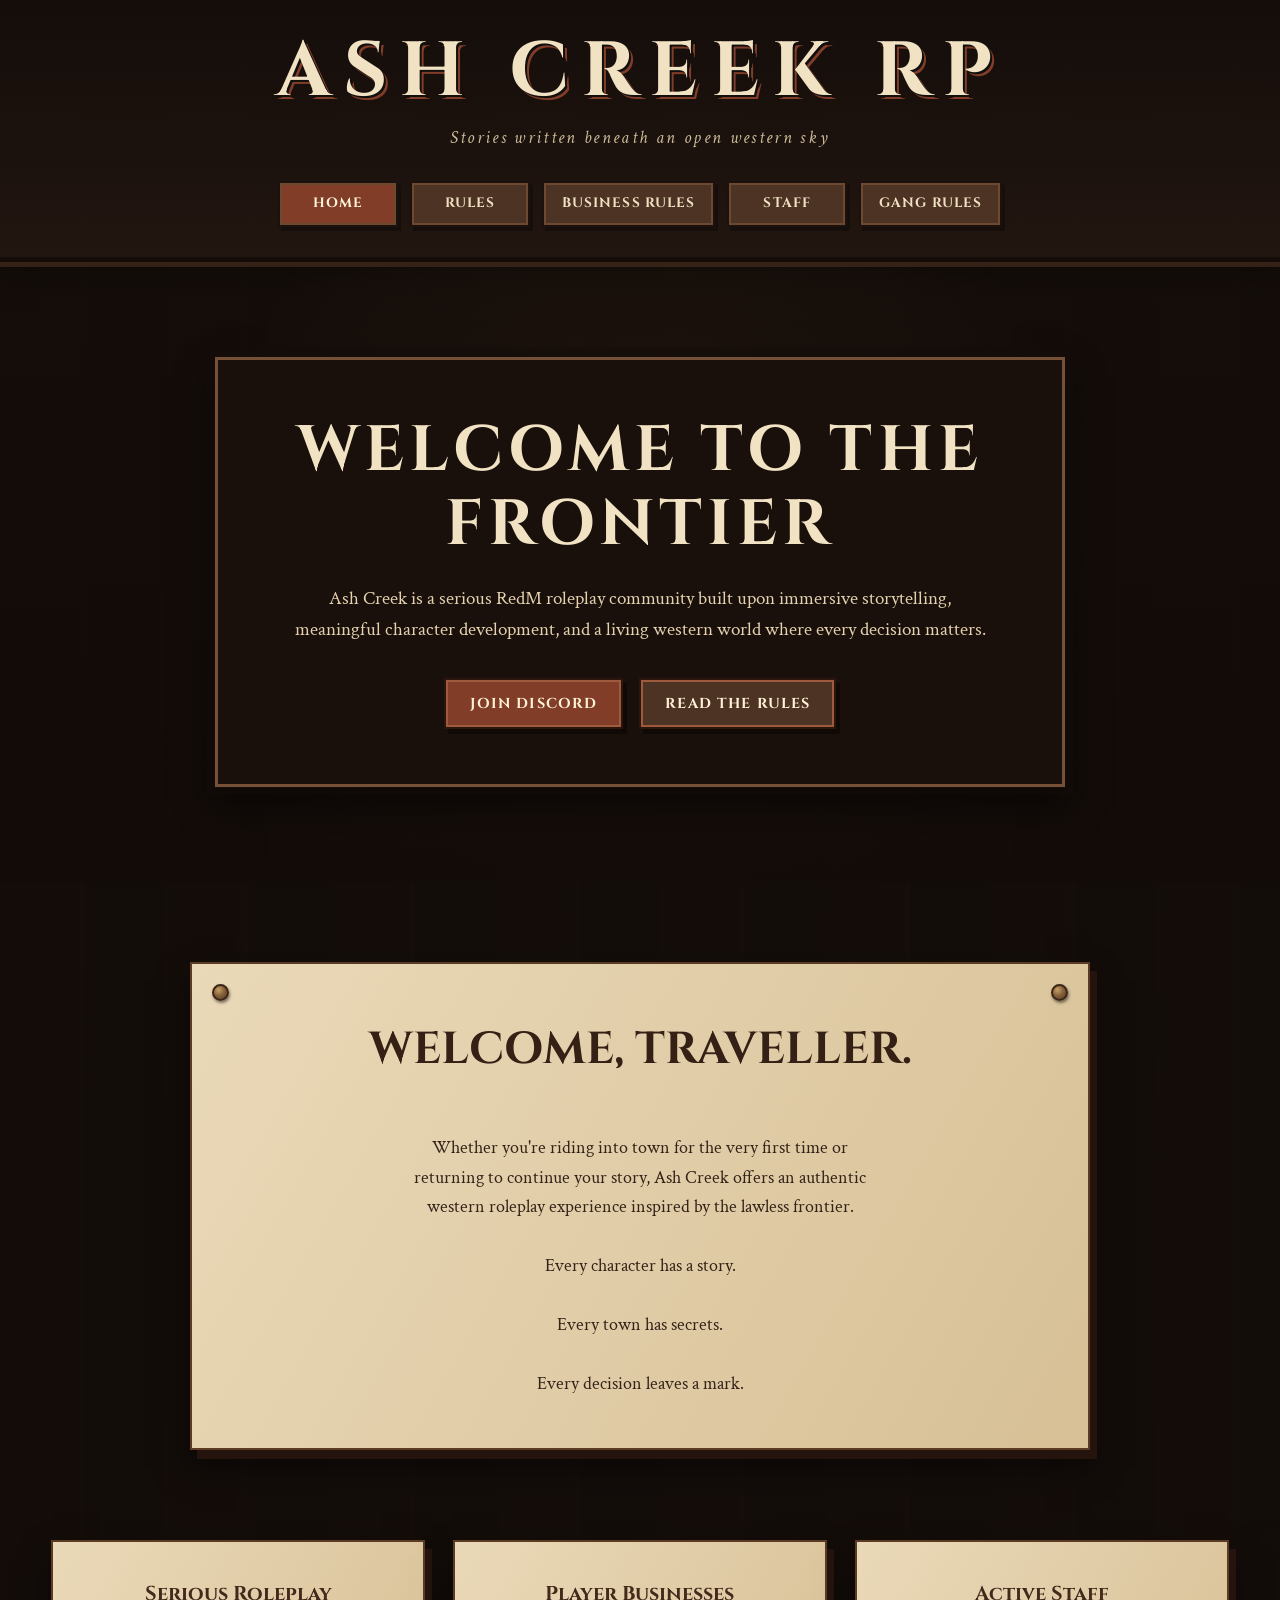
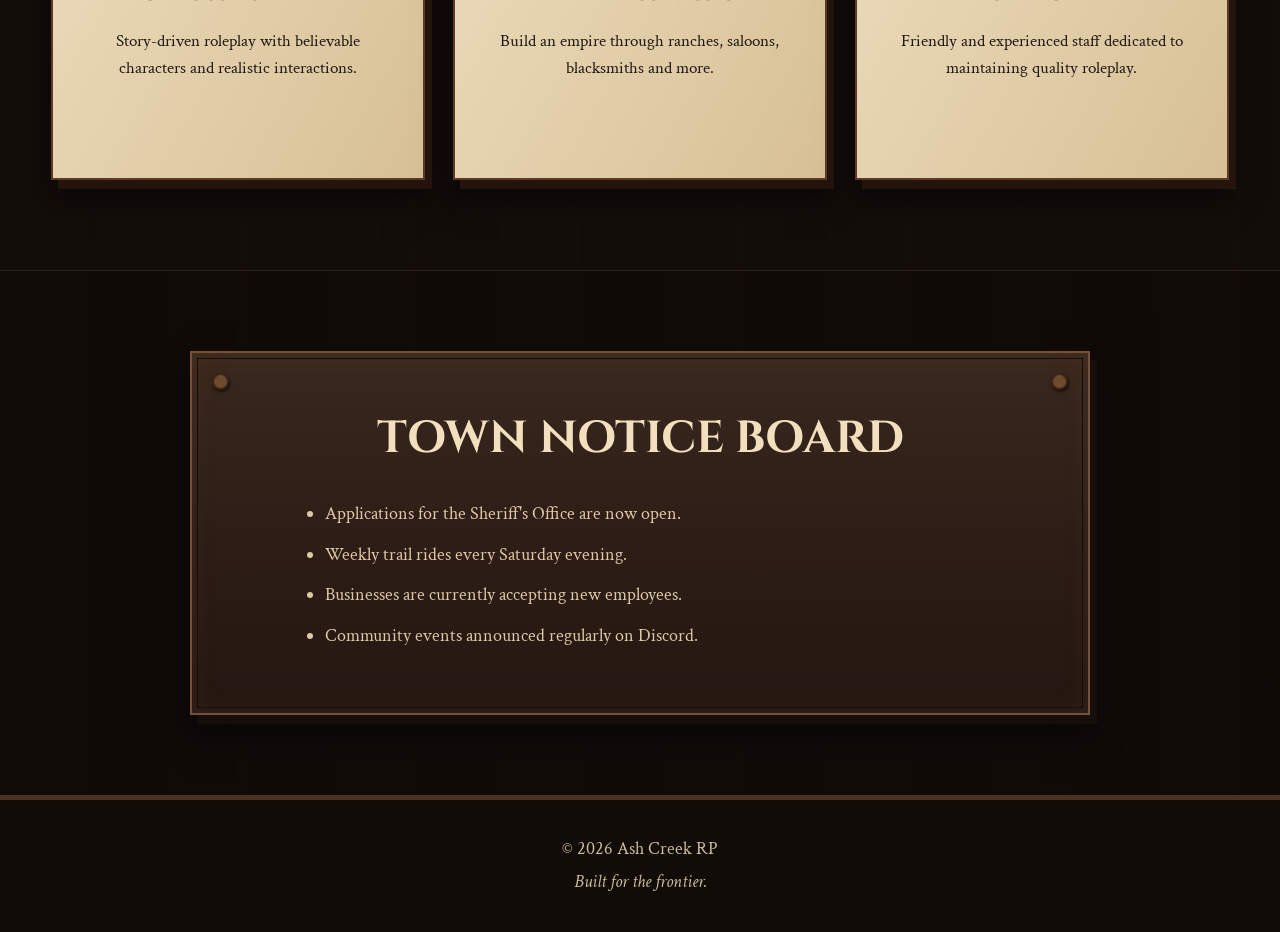
<file: index.html>
<!DOCTYPE html>
<html lang="en">
<head>
    <meta charset="UTF-8">
    <meta name="viewport" content="width=device-width, initial-scale=1.0">
    <title>Ash Creek RP | Home</title>

    <!-- Google Fonts -->
    <link href="https://fonts.googleapis.com/css2?family=Cinzel:wght@500;600;700&family=Crimson+Text:ital,wght@0,400;0,600;1,400&display=swap"
        rel="stylesheet">

    <!-- Stylesheet -->
    <link rel="stylesheet" href="style.css">
</head>

<body>

<header>
        <div class="logo">
            <h1>Ash Creek RP</h1>
            <p>Stories written beneath an open western sky</p>
        </div>

        <nav aria-label="Main navigation">
            <a href="index.html"class="active">Home</a>
            <a href="rules.html">Rules</a>
            <a href="business-rules.html">Business Rules</a>
            <a href="staff.html">Staff</a>
            <a href="gang-rules.html">Gang Rules</a>
        </nav>
    </header>

<section class="hero">

    <div class="hero-overlay">

        <h2>WELCOME TO THE FRONTIER</h2>

        <p>
            Ash Creek is a serious RedM roleplay community built upon
            immersive storytelling, meaningful character development,
            and a living western world where every decision matters.
        </p>

        <div class="buttons">

            <a href="https://discord.gg/M7TpqGTRdB" class="btn">Join Discord</a>

            <a href="rules.html" class="btn secondary">
                Read The Rules
            </a>

        </div>

    </div>

</section>

<section class="welcome">

    <div class="paper">

        <h2>Welcome, Traveller.</h2>

        <p>
            Whether you're riding into town for the very first time or
            returning to continue your story, Ash Creek offers an authentic
            western roleplay experience inspired by the lawless frontier.

            Every character has a story.

            Every town has secrets.

            Every decision leaves a mark.
        </p>

    </div>

</section>

<section class="features">

    <div class="card">

        <h3>Serious Roleplay</h3>

        <p>
            Story-driven roleplay with believable characters and realistic
            interactions.
        </p>

    </div>

    <div class="card">

        <h3>Player Businesses</h3>

        <p>
            Build an empire through ranches, saloons, blacksmiths and more.
        </p>

    </div>

    <div class="card">

        <h3>Active Staff</h3>

        <p>
            Friendly and experienced staff dedicated to maintaining quality
            roleplay.
        </p>

    </div>

</section>

<section class="notice">

    <div class="paper">

        <h2>Town Notice Board</h2>

        <ul>

            <li>Applications for the Sheriff's Office are now open.</li>

            <li>Weekly trail rides every Saturday evening.</li>

            <li>Businesses are currently accepting new employees.</li>

            <li>Community events announced regularly on Discord.</li>

        </ul>

    </div>

</section>

<footer>

    <p>
        © 2026 Ash Creek RP
    </p>

    <p>
        Built for the frontier.
    </p>

</footer>

</body>
</html>
</file>
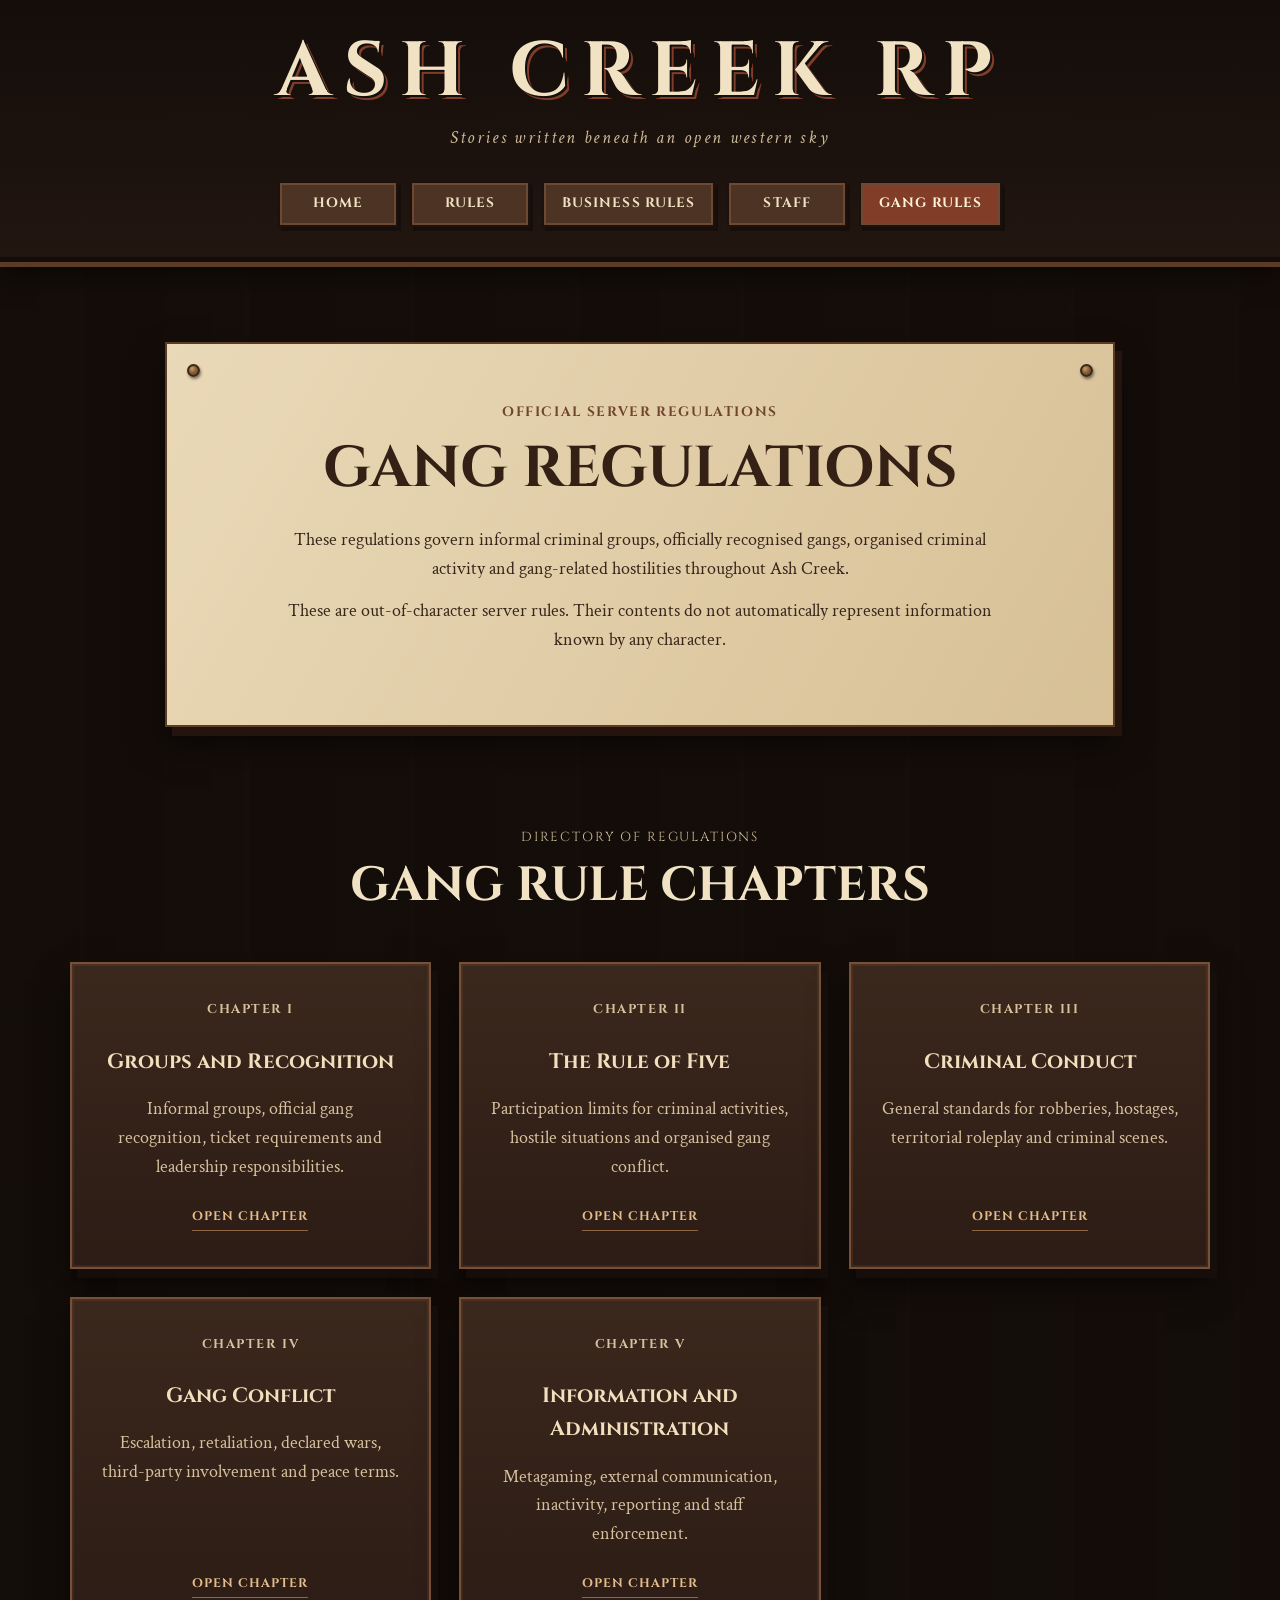
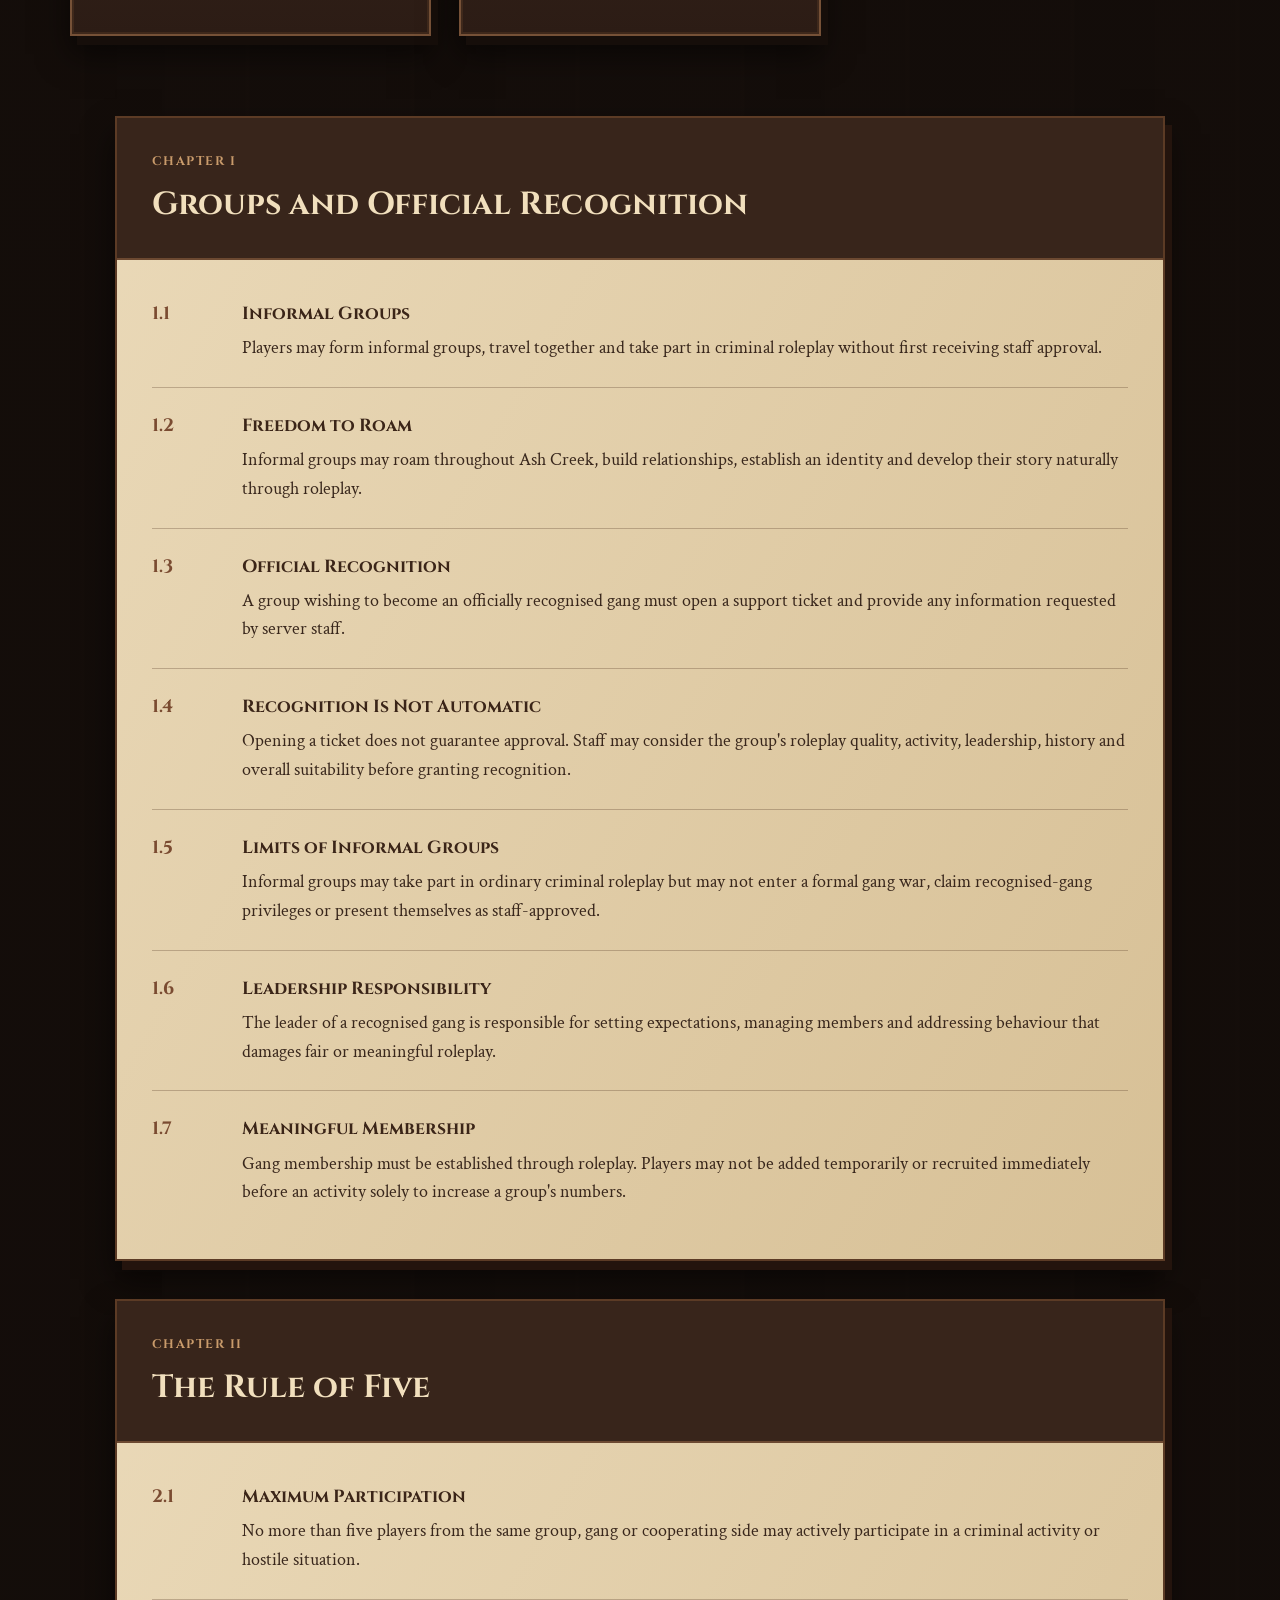
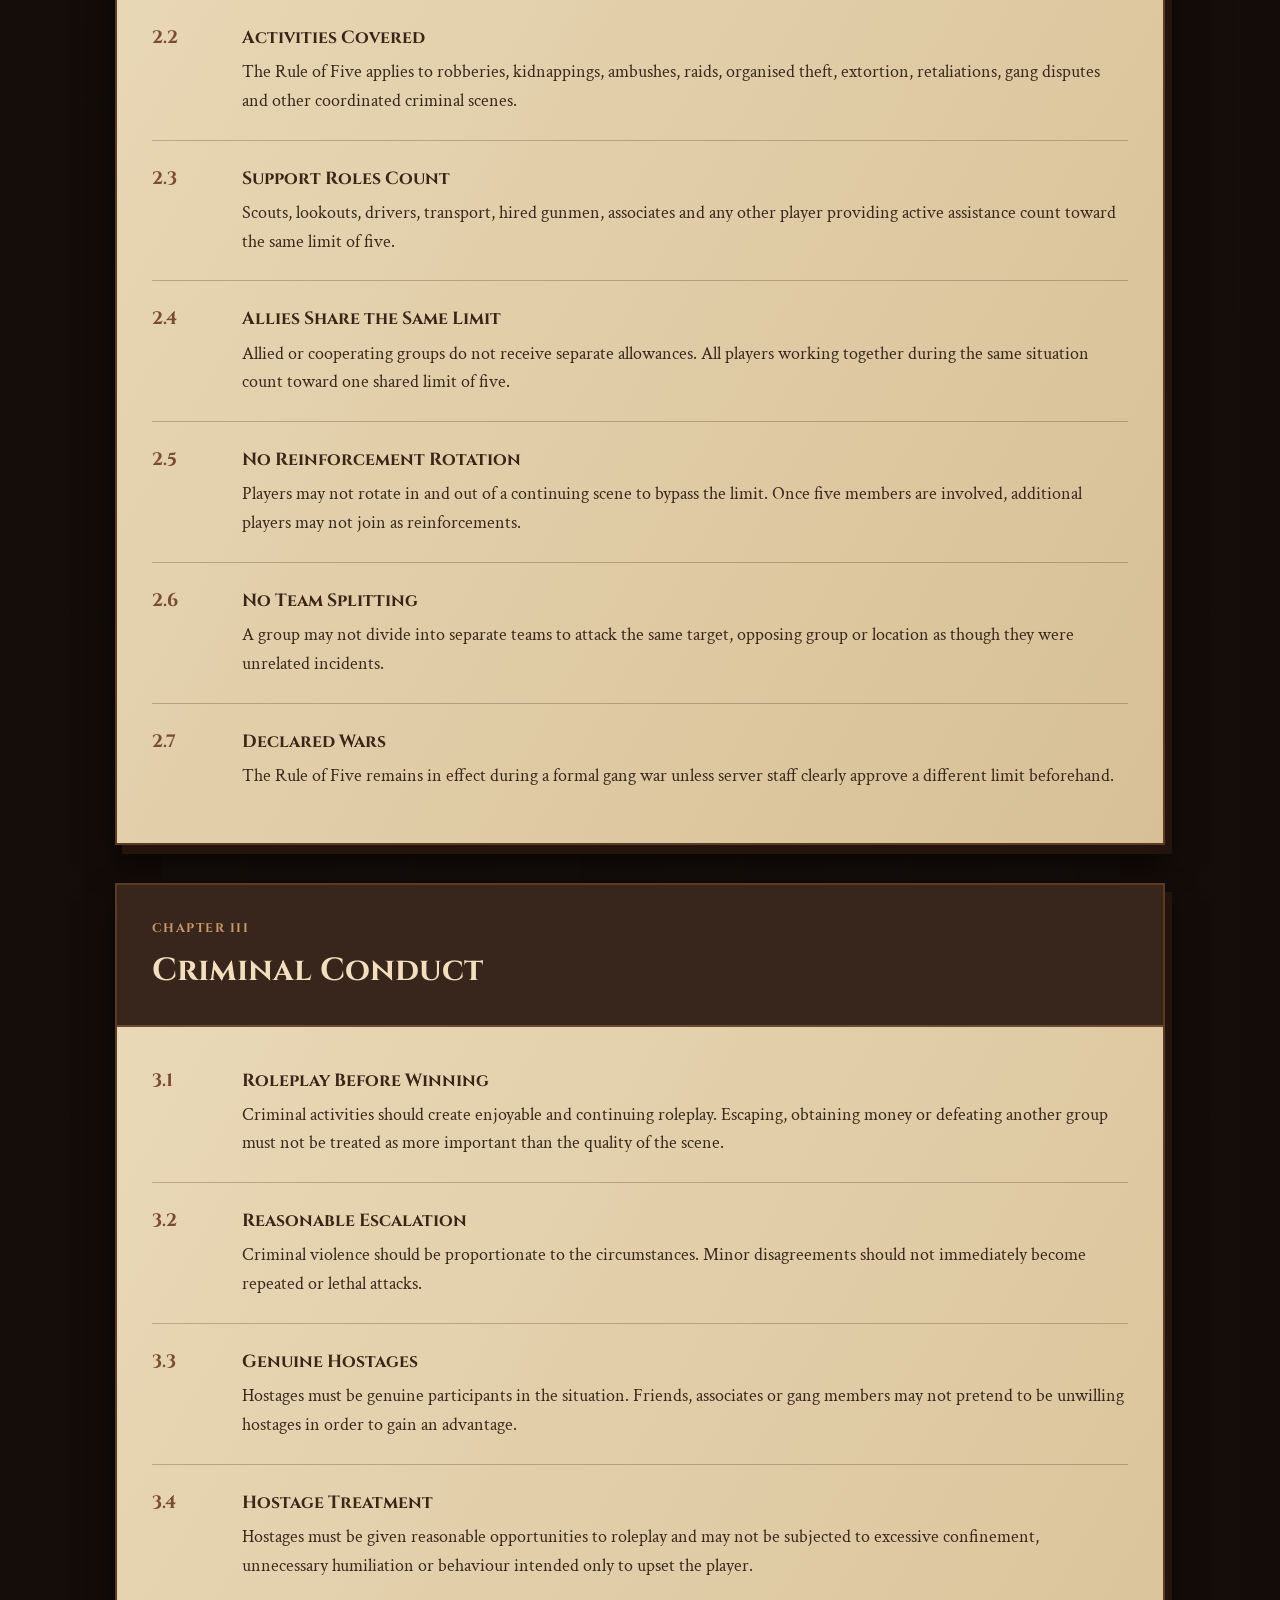
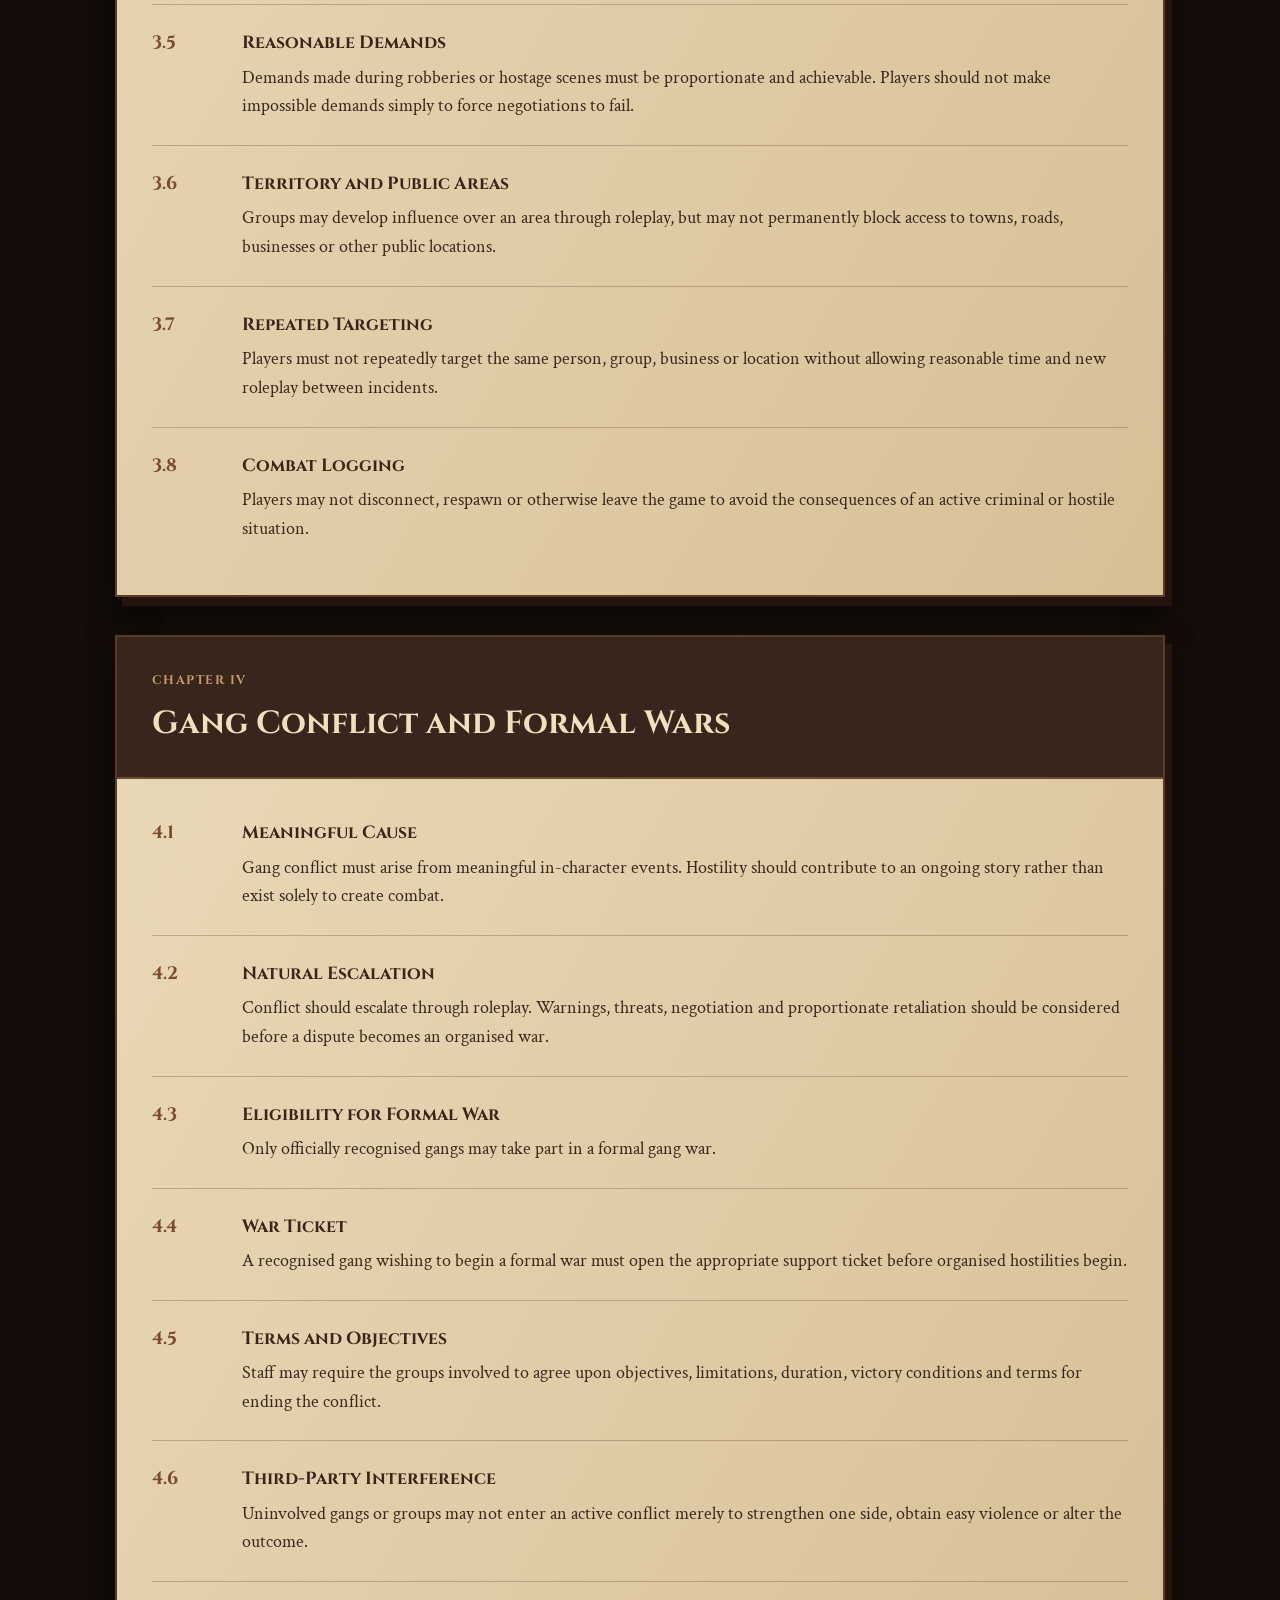
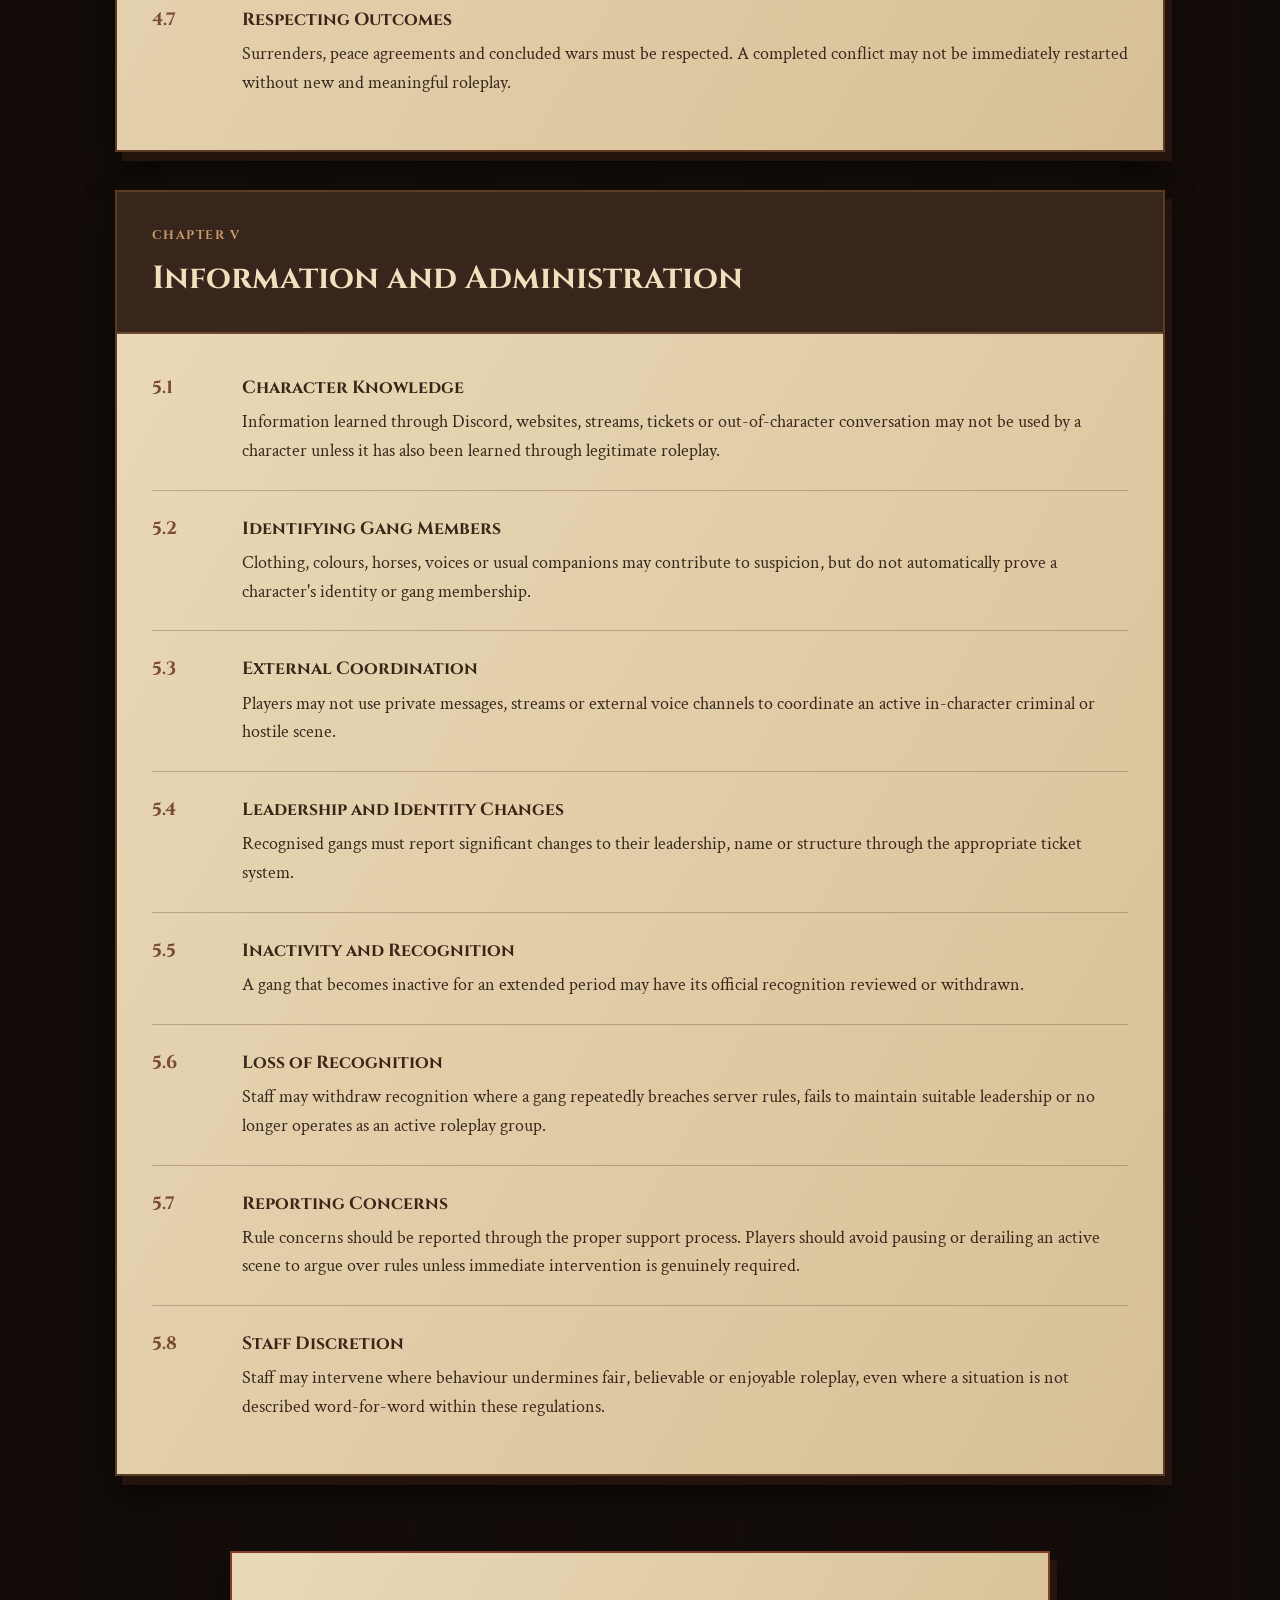
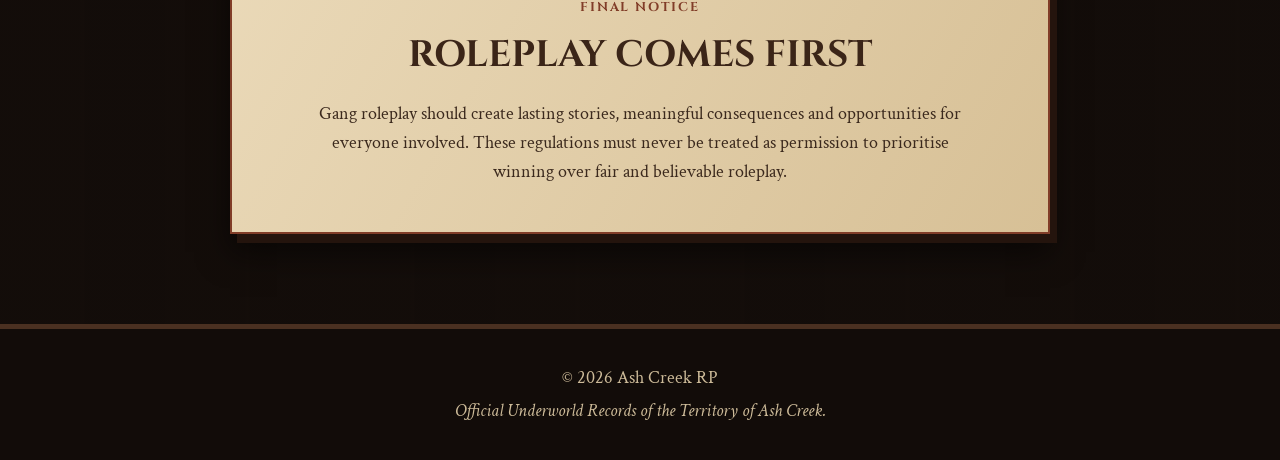
<file: gang-rules.html>
<!DOCTYPE html>
<html lang="en">
<head>
    <meta charset="UTF-8">

    <meta
        name="viewport"
        content="width=device-width, initial-scale=1.0"
    >

    <meta
        name="description"
        content="Official gang regulations for Ash Creek RP."
    >

    <title>Ash Creek RP | Gang Regulations</title>

    <!-- Google Fonts -->
    <link
        href="https://fonts.googleapis.com/css2?family=Cinzel:wght@500;600;700&family=Crimson+Text:ital,wght@0,400;0,600;1,400&display=swap"
        rel="stylesheet"
    >

    <!-- Stylesheet -->
    <link rel="stylesheet" href="style.css">
</head>

<body>

<header>
        <div class="logo">
            <h1>Ash Creek RP</h1>
            <p>Stories written beneath an open western sky</p>
        </div>

        <nav aria-label="Main navigation">
            <a href="index.html">Home</a>
            <a href="rules.html">Rules</a>
            <a href="business-rules.html">Business Rules</a>
            <a href="staff.html">Staff</a>
            <a href="gang-rules.html" class="active">Gang Rules</a>
        </nav>
    </header>
<main class="rules-page">

    <!-- Page introduction -->

    <section class="rules-intro">

        <div class="rules-title-paper">

            <span class="paper-pin paper-pin-left"></span>
            <span class="paper-pin paper-pin-right"></span>

            <p class="rules-eyebrow">
                Official Server Regulations
            </p>

            <h2>Gang Regulations</h2>

            <p>
                These regulations govern informal criminal groups,
                officially recognised gangs, organised criminal activity
                and gang-related hostilities throughout Ash Creek.
            </p>

            <p>
                These are out-of-character server rules. Their contents
                do not automatically represent information known by
                any character.
            </p>

        </div>

    </section>

    <!-- Chapter directory -->

    <section class="rules-directory">

        <div class="section-heading">

            <p>Directory of Regulations</p>

            <h2>Gang Rule Chapters</h2>

        </div>

        <div class="rules-grid">

            <article class="rule-board">

                <p class="rule-number">Chapter I</p>

                <h3>Groups and Recognition</h3>

                <p>
                    Informal groups, official gang recognition,
                    ticket requirements and leadership responsibilities.
                </p>

                <a href="#recognition" class="rule-link">
                    Open Chapter
                </a>

            </article>

            <article class="rule-board">

                <p class="rule-number">Chapter II</p>

                <h3>The Rule of Five</h3>

                <p>
                    Participation limits for criminal activities,
                    hostile situations and organised gang conflict.
                </p>

                <a href="#rule-of-five" class="rule-link">
                    Open Chapter
                </a>

            </article>

            <article class="rule-board">

                <p class="rule-number">Chapter III</p>

                <h3>Criminal Conduct</h3>

                <p>
                    General standards for robberies, hostages,
                    territorial roleplay and criminal scenes.
                </p>

                <a href="#criminal-conduct" class="rule-link">
                    Open Chapter
                </a>

            </article>

            <article class="rule-board">

                <p class="rule-number">Chapter IV</p>

                <h3>Gang Conflict</h3>

                <p>
                    Escalation, retaliation, declared wars,
                    third-party involvement and peace terms.
                </p>

                <a href="#gang-conflict" class="rule-link">
                    Open Chapter
                </a>

            </article>

            <article class="rule-board">

                <p class="rule-number">Chapter V</p>

                <h3>Information and Administration</h3>

                <p>
                    Metagaming, external communication, inactivity,
                    reporting and staff enforcement.
                </p>

                <a href="#administration" class="rule-link">
                    Open Chapter
                </a>

            </article>

        </div>

    </section>

    <!-- Full regulations -->

    <section class="rules-content">

        <!-- Chapter I -->

        <article class="rule-chapter" id="recognition">

            <div class="rule-chapter-heading">

                <span>Chapter I</span>

                <h2>Groups and Official Recognition</h2>

            </div>

            <div class="rule-list">

                <div class="rule-entry">

                    <div class="rule-entry-number">1.1</div>

                    <div>

                        <h3>Informal Groups</h3>

                        <p>
                            Players may form informal groups, travel together
                            and take part in criminal roleplay without first
                            receiving staff approval.
                        </p>

                    </div>

                </div>

                <div class="rule-entry">

                    <div class="rule-entry-number">1.2</div>

                    <div>

                        <h3>Freedom to Roam</h3>

                        <p>
                            Informal groups may roam throughout Ash Creek,
                            build relationships, establish an identity and
                            develop their story naturally through roleplay.
                        </p>

                    </div>

                </div>

                <div class="rule-entry">

                    <div class="rule-entry-number">1.3</div>

                    <div>

                        <h3>Official Recognition</h3>

                        <p>
                            A group wishing to become an officially recognised
                            gang must open a support ticket and provide any
                            information requested by server staff.
                        </p>

                    </div>

                </div>

                <div class="rule-entry">

                    <div class="rule-entry-number">1.4</div>

                    <div>

                        <h3>Recognition Is Not Automatic</h3>

                        <p>
                            Opening a ticket does not guarantee approval.
                            Staff may consider the group's roleplay quality,
                            activity, leadership, history and overall
                            suitability before granting recognition.
                        </p>

                    </div>

                </div>

                <div class="rule-entry">

                    <div class="rule-entry-number">1.5</div>

                    <div>

                        <h3>Limits of Informal Groups</h3>

                        <p>
                            Informal groups may take part in ordinary criminal
                            roleplay but may not enter a formal gang war,
                            claim recognised-gang privileges or present
                            themselves as staff-approved.
                        </p>

                    </div>

                </div>

                <div class="rule-entry">

                    <div class="rule-entry-number">1.6</div>

                    <div>

                        <h3>Leadership Responsibility</h3>

                        <p>
                            The leader of a recognised gang is responsible
                            for setting expectations, managing members and
                            addressing behaviour that damages fair or
                            meaningful roleplay.
                        </p>

                    </div>

                </div>

                <div class="rule-entry">

                    <div class="rule-entry-number">1.7</div>

                    <div>

                        <h3>Meaningful Membership</h3>

                        <p>
                            Gang membership must be established through
                            roleplay. Players may not be added temporarily
                            or recruited immediately before an activity
                            solely to increase a group's numbers.
                        </p>

                    </div>

                </div>

            </div>

        </article>

        <!-- Chapter II -->

        <article class="rule-chapter" id="rule-of-five">

            <div class="rule-chapter-heading">

                <span>Chapter II</span>

                <h2>The Rule of Five</h2>

            </div>

            <div class="rule-list">

                <div class="rule-entry">

                    <div class="rule-entry-number">2.1</div>

                    <div>

                        <h3>Maximum Participation</h3>

                        <p>
                            No more than five players from the same group,
                            gang or cooperating side may actively participate
                            in a criminal activity or hostile situation.
                        </p>

                    </div>

                </div>

                <div class="rule-entry">

                    <div class="rule-entry-number">2.2</div>

                    <div>

                        <h3>Activities Covered</h3>

                        <p>
                            The Rule of Five applies to robberies,
                            kidnappings, ambushes, raids, organised theft,
                            extortion, retaliations, gang disputes and
                            other coordinated criminal scenes.
                        </p>

                    </div>

                </div>

                <div class="rule-entry">

                    <div class="rule-entry-number">2.3</div>

                    <div>

                        <h3>Support Roles Count</h3>

                        <p>
                            Scouts, lookouts, drivers, transport,
                            hired gunmen, associates and any other player
                            providing active assistance count toward
                            the same limit of five.
                        </p>

                    </div>

                </div>

                <div class="rule-entry">

                    <div class="rule-entry-number">2.4</div>

                    <div>

                        <h3>Allies Share the Same Limit</h3>

                        <p>
                            Allied or cooperating groups do not receive
                            separate allowances. All players working together
                            during the same situation count toward one
                            shared limit of five.
                        </p>

                    </div>

                </div>

                <div class="rule-entry">

                    <div class="rule-entry-number">2.5</div>

                    <div>

                        <h3>No Reinforcement Rotation</h3>

                        <p>
                            Players may not rotate in and out of a continuing
                            scene to bypass the limit. Once five members
                            are involved, additional players may not join
                            as reinforcements.
                        </p>

                    </div>

                </div>

                <div class="rule-entry">

                    <div class="rule-entry-number">2.6</div>

                    <div>

                        <h3>No Team Splitting</h3>

                        <p>
                            A group may not divide into separate teams
                            to attack the same target, opposing group or
                            location as though they were unrelated incidents.
                        </p>

                    </div>

                </div>

                <div class="rule-entry">

                    <div class="rule-entry-number">2.7</div>

                    <div>

                        <h3>Declared Wars</h3>

                        <p>
                            The Rule of Five remains in effect during a
                            formal gang war unless server staff clearly
                            approve a different limit beforehand.
                        </p>

                    </div>

                </div>

            </div>

        </article>

        <!-- Chapter III -->

        <article class="rule-chapter" id="criminal-conduct">

            <div class="rule-chapter-heading">

                <span>Chapter III</span>

                <h2>Criminal Conduct</h2>

            </div>

            <div class="rule-list">

                <div class="rule-entry">

                    <div class="rule-entry-number">3.1</div>

                    <div>

                        <h3>Roleplay Before Winning</h3>

                        <p>
                            Criminal activities should create enjoyable and
                            continuing roleplay. Escaping, obtaining money
                            or defeating another group must not be treated
                            as more important than the quality of the scene.
                        </p>

                    </div>

                </div>

                <div class="rule-entry">

                    <div class="rule-entry-number">3.2</div>

                    <div>

                        <h3>Reasonable Escalation</h3>

                        <p>
                            Criminal violence should be proportionate to
                            the circumstances. Minor disagreements should
                            not immediately become repeated or lethal attacks.
                        </p>

                    </div>

                </div>

                <div class="rule-entry">

                    <div class="rule-entry-number">3.3</div>

                    <div>

                        <h3>Genuine Hostages</h3>

                        <p>
                            Hostages must be genuine participants in the
                            situation. Friends, associates or gang members
                            may not pretend to be unwilling hostages in
                            order to gain an advantage.
                        </p>

                    </div>

                </div>

                <div class="rule-entry">

                    <div class="rule-entry-number">3.4</div>

                    <div>

                        <h3>Hostage Treatment</h3>

                        <p>
                            Hostages must be given reasonable opportunities
                            to roleplay and may not be subjected to excessive
                            confinement, unnecessary humiliation or behaviour
                            intended only to upset the player.
                        </p>

                    </div>

                </div>

                <div class="rule-entry">

                    <div class="rule-entry-number">3.5</div>

                    <div>

                        <h3>Reasonable Demands</h3>

                        <p>
                            Demands made during robberies or hostage scenes
                            must be proportionate and achievable. Players
                            should not make impossible demands simply to
                            force negotiations to fail.
                        </p>

                    </div>

                </div>

                <div class="rule-entry">

                    <div class="rule-entry-number">3.6</div>

                    <div>

                        <h3>Territory and Public Areas</h3>

                        <p>
                            Groups may develop influence over an area through
                            roleplay, but may not permanently block access
                            to towns, roads, businesses or other public
                            locations.
                        </p>

                    </div>

                </div>

                <div class="rule-entry">

                    <div class="rule-entry-number">3.7</div>

                    <div>

                        <h3>Repeated Targeting</h3>

                        <p>
                            Players must not repeatedly target the same
                            person, group, business or location without
                            allowing reasonable time and new roleplay
                            between incidents.
                        </p>

                    </div>

                </div>

                <div class="rule-entry">

                    <div class="rule-entry-number">3.8</div>

                    <div>

                        <h3>Combat Logging</h3>

                        <p>
                            Players may not disconnect, respawn or otherwise
                            leave the game to avoid the consequences of an
                            active criminal or hostile situation.
                        </p>

                    </div>

                </div>

            </div>

        </article>

        <!-- Chapter IV -->

        <article class="rule-chapter" id="gang-conflict">

            <div class="rule-chapter-heading">

                <span>Chapter IV</span>

                <h2>Gang Conflict and Formal Wars</h2>

            </div>

            <div class="rule-list">

                <div class="rule-entry">

                    <div class="rule-entry-number">4.1</div>

                    <div>

                        <h3>Meaningful Cause</h3>

                        <p>
                            Gang conflict must arise from meaningful
                            in-character events. Hostility should contribute
                            to an ongoing story rather than exist solely
                            to create combat.
                        </p>

                    </div>

                </div>

                <div class="rule-entry">

                    <div class="rule-entry-number">4.2</div>

                    <div>

                        <h3>Natural Escalation</h3>

                        <p>
                            Conflict should escalate through roleplay.
                            Warnings, threats, negotiation and proportionate
                            retaliation should be considered before a dispute
                            becomes an organised war.
                        </p>

                    </div>

                </div>

                <div class="rule-entry">

                    <div class="rule-entry-number">4.3</div>

                    <div>

                        <h3>Eligibility for Formal War</h3>

                        <p>
                            Only officially recognised gangs may take part
                            in a formal gang war.
                        </p>

                    </div>

                </div>

                <div class="rule-entry">

                    <div class="rule-entry-number">4.4</div>

                    <div>

                        <h3>War Ticket</h3>

                        <p>
                            A recognised gang wishing to begin a formal war
                            must open the appropriate support ticket before
                            organised hostilities begin.
                        </p>

                    </div>

                </div>

                <div class="rule-entry">

                    <div class="rule-entry-number">4.5</div>

                    <div>

                        <h3>Terms and Objectives</h3>

                        <p>
                            Staff may require the groups involved to agree
                            upon objectives, limitations, duration, victory
                            conditions and terms for ending the conflict.
                        </p>

                    </div>

                </div>

                <div class="rule-entry">

                    <div class="rule-entry-number">4.6</div>

                    <div>

                        <h3>Third-Party Interference</h3>

                        <p>
                            Uninvolved gangs or groups may not enter an
                            active conflict merely to strengthen one side,
                            obtain easy violence or alter the outcome.
                        </p>

                    </div>

                </div>

                <div class="rule-entry">

                    <div class="rule-entry-number">4.7</div>

                    <div>

                        <h3>Respecting Outcomes</h3>

                        <p>
                            Surrenders, peace agreements and concluded wars
                            must be respected. A completed conflict may not
                            be immediately restarted without new and
                            meaningful roleplay.
                        </p>

                    </div>

                </div>

            </div>

        </article>

        <!-- Chapter V -->

        <article class="rule-chapter" id="administration">

            <div class="rule-chapter-heading">

                <span>Chapter V</span>

                <h2>Information and Administration</h2>

            </div>

            <div class="rule-list">

                <div class="rule-entry">

                    <div class="rule-entry-number">5.1</div>

                    <div>

                        <h3>Character Knowledge</h3>

                        <p>
                            Information learned through Discord, websites,
                            streams, tickets or out-of-character conversation
                            may not be used by a character unless it has
                            also been learned through legitimate roleplay.
                        </p>

                    </div>

                </div>

                <div class="rule-entry">

                    <div class="rule-entry-number">5.2</div>

                    <div>

                        <h3>Identifying Gang Members</h3>

                        <p>
                            Clothing, colours, horses, voices or usual
                            companions may contribute to suspicion, but do
                            not automatically prove a character's identity
                            or gang membership.
                        </p>

                    </div>

                </div>

                <div class="rule-entry">

                    <div class="rule-entry-number">5.3</div>

                    <div>

                        <h3>External Coordination</h3>

                        <p>
                            Players may not use private messages, streams
                            or external voice channels to coordinate an
                            active in-character criminal or hostile scene.
                        </p>

                    </div>

                </div>

                <div class="rule-entry">

                    <div class="rule-entry-number">5.4</div>

                    <div>

                        <h3>Leadership and Identity Changes</h3>

                        <p>
                            Recognised gangs must report significant changes
                            to their leadership, name or structure through
                            the appropriate ticket system.
                        </p>

                    </div>

                </div>

                <div class="rule-entry">

                    <div class="rule-entry-number">5.5</div>

                    <div>

                        <h3>Inactivity and Recognition</h3>

                        <p>
                            A gang that becomes inactive for an extended
                            period may have its official recognition reviewed
                            or withdrawn.
                        </p>

                    </div>

                </div>

                <div class="rule-entry">

                    <div class="rule-entry-number">5.6</div>

                    <div>

                        <h3>Loss of Recognition</h3>

                        <p>
                            Staff may withdraw recognition where a gang
                            repeatedly breaches server rules, fails to
                            maintain suitable leadership or no longer
                            operates as an active roleplay group.
                        </p>

                    </div>

                </div>

                <div class="rule-entry">

                    <div class="rule-entry-number">5.7</div>

                    <div>

                        <h3>Reporting Concerns</h3>

                        <p>
                            Rule concerns should be reported through the
                            proper support process. Players should avoid
                            pausing or derailing an active scene to argue
                            over rules unless immediate intervention is
                            genuinely required.
                        </p>

                    </div>

                </div>

                <div class="rule-entry">

                    <div class="rule-entry-number">5.8</div>

                    <div>

                        <h3>Staff Discretion</h3>

                        <p>
                            Staff may intervene where behaviour undermines
                            fair, believable or enjoyable roleplay, even
                            where a situation is not described word-for-word
                            within these regulations.
                        </p>

                    </div>

                </div>

            </div>

        </article>

    </section>

    <!-- Final notice -->

    <section class="rules-warning">

        <div class="rules-warning-paper">

            <p class="rules-warning-label">
                Final Notice
            </p>

            <h2>Roleplay Comes First</h2>

            <p>
                Gang roleplay should create lasting stories, meaningful
                consequences and opportunities for everyone involved.
                These regulations must never be treated as permission
                to prioritise winning over fair and believable roleplay.
            </p>

        </div>

    </section>

</main>

<footer>

    <p>
        &copy; 2026 Ash Creek RP
    </p>

    <p>
        Official Underworld Records of the Territory of Ash Creek.
    </p>

</footer>

</body>
</html>
</file>
<file: style.css>
/* ------------------------------
   Ash Creek RP — Global Styling
------------------------------ */

:root {
    --ink: #211a15;
    --black: #110f0d;
    --dark-wood: #241914;
    --wood: #4c3324;
    --light-wood: #765137;
    --leather: #633b27;
    --rust: #813d28;

    --paper: #d7c096;
    --paper-light: #ead9b8;
    --paper-dark: #b99868;

    --cream: #f1e2c4;
    --muted-cream: #cdbb99;
    --border: #301d14;
    --shadow: rgba(0, 0, 0, 0.55);
}

/* ------------------------------
   Reset
------------------------------ */

* {
    box-sizing: border-box;
    margin: 0;
    padding: 0;
}

html {
    scroll-behavior: smooth;
}

body {
    min-height: 100vh;
    color: var(--cream);

    /* Original brown background kept unchanged */
    background:
        linear-gradient(
            rgba(18, 12, 9, 0.9),
            rgba(18, 12, 9, 0.94)
        ),
        repeating-linear-gradient(
            90deg,
            #251812 0,
            #251812 80px,
            #2e1e16 81px,
            #2e1e16 84px,
            #1d130f 85px,
            #1d130f 165px
        );

    font-family: "Crimson Text", Georgia, serif;
    font-size: 18px;
    line-height: 1.6;
}

/* ------------------------------
   Header
------------------------------ */

header {
    width: 100%;
    padding: 30px 8%;
    text-align: center;

    background:
        linear-gradient(
            rgba(20, 13, 10, 0.92),
            rgba(34, 22, 16, 0.96)
        );

    border-bottom: 5px solid #130c09;

    box-shadow:
        0 5px 0 #5b3b28,
        0 12px 24px var(--shadow);
}

.logo h1 {
    color: var(--cream);

    font-family: "Cinzel", Georgia, serif;
    font-size: clamp(2.3rem, 6vw, 5rem);
    line-height: 1.1;
    letter-spacing: 0.16em;
    text-transform: uppercase;

    text-shadow:
        2px 2px 0 var(--black),
        4px 4px 0 var(--rust);
}

.logo p {
    margin-top: 10px;
    color: var(--muted-cream);
    font-style: italic;
    letter-spacing: 0.13em;
}

/* ------------------------------
   Navigation
------------------------------ */

nav {
    display: flex;
    justify-content: center;
    flex-wrap: wrap;
    gap: 12px;
    margin-top: 28px;
}

nav a {
    min-width: 120px;
    padding: 10px 18px;

    color: var(--cream);
    background: var(--wood);

    border: 2px solid #1c110c;

    box-shadow:
        inset 0 0 0 2px #6d4932,
        3px 4px 0 #160e0a;

    font-family: "Cinzel", Georgia, serif;
    font-size: 0.85rem;
    font-weight: 700;
    letter-spacing: 0.08em;
    text-decoration: none;
    text-transform: uppercase;

    transition:
        transform 150ms ease,
        background-color 150ms ease;
}

nav a:hover,
nav a:focus-visible {
    background: var(--light-wood);
    transform: translateY(-2px);
}

nav a.active {
    color: #fff4d8;
    background: var(--rust);
}

/* ------------------------------
   Hero
------------------------------ */

.hero {
    min-height: 620px;
    display: grid;
    place-items: center;
    padding: 70px 20px;
    position: relative;
    text-align: center;

    background:
        linear-gradient(
            rgba(20, 13, 9, 0.55),
            rgba(18, 11, 8, 0.88)
        ),
        radial-gradient(
            circle at center,
            rgba(130, 82, 45, 0.25),
            transparent 65%
        );
}

.hero-overlay {
    width: min(850px, 92%);
    padding: 55px 50px;

    background: rgba(27, 17, 12, 0.88);

    border: 3px solid #765137;
    outline: 1px solid #130c08;

    box-shadow:
        0 0 0 8px rgba(20, 12, 8, 0.5),
        0 18px 35px var(--shadow);
}

.hero h2 {
    margin-bottom: 22px;
    color: var(--cream);

    font-family: "Cinzel", Georgia, serif;
    font-size: clamp(2rem, 5vw, 4.2rem);
    line-height: 1.15;
    letter-spacing: 0.08em;
    text-transform: uppercase;
}

.hero p {
    max-width: 700px;
    margin: 0 auto;
    color: #e5d2af;
    font-size: 1.2rem;
}

/* ------------------------------
   Buttons
------------------------------ */

.buttons {
    display: flex;
    justify-content: center;
    flex-wrap: wrap;
    gap: 16px;
    margin-top: 32px;
}

.btn {
    display: inline-block;
    padding: 12px 24px;

    color: #fff1d5;
    background: var(--rust);

    border: 2px solid #2b150d;

    box-shadow:
        inset 0 0 0 2px #9d5a3d,
        4px 5px 0 #100906;

    font-family: "Cinzel", Georgia, serif;
    font-size: 0.9rem;
    font-weight: 700;
    letter-spacing: 0.08em;
    text-decoration: none;
    text-transform: uppercase;

    transition:
        transform 150ms ease,
        background-color 150ms ease;
}

.btn:hover,
.btn:focus-visible {
    background: #9a4b31;
    transform: translateY(-2px);
}

.btn.secondary {
    background: var(--wood);
}

.btn.secondary:hover,
.btn.secondary:focus-visible {
    background: var(--light-wood);
}

/* ------------------------------
   Shared Sections
------------------------------ */

.welcome,
.notice {
    padding: 80px 20px;
}

/* Shared panel dimensions only */

.paper {
    width: min(900px, 92%);
    margin: 0 auto;
    padding: 50px;
    position: relative;
}

/* ------------------------------
   Welcome Panel — Light Parchment
------------------------------ */

.welcome .paper {
    color: var(--ink);

    background:
        linear-gradient(
            120deg,
            var(--paper-light),
            var(--paper)
        );

    border: 2px solid #5c3b25;

    box-shadow:
        7px 9px 0 #24140d,
        0 18px 30px var(--shadow);
}

/* Brass pins on the welcome parchment */

.welcome .paper::before,
.welcome .paper::after {
    content: "";
    width: 13px;
    height: 13px;
    position: absolute;
    top: 20px;

    border-radius: 50%;

    background:
        radial-gradient(
            circle at 35% 30%,
            #c59f65 0%,
            #84603a 48%,
            #5a3b22 100%
        );

    border: 2px solid #3b2617;

    box-shadow:
        1px 2px 3px rgba(0, 0, 0, 0.5);
}

.welcome .paper::before {
    left: 20px;
}

.welcome .paper::after {
    right: 20px;
}

.welcome .paper h2 {
    margin-bottom: 18px;
    color: #342015;

    font-family: "Cinzel", Georgia, serif;
    font-size: clamp(1.8rem, 4vw, 2.8rem);
    text-align: center;
    text-transform: uppercase;
}

.welcome .paper p {
    color: #332218;
    white-space: pre-line;
    font-size: 1.15rem;
    text-align: center;
}

/* ------------------------------
   Feature Cards
   Original styling kept unchanged
------------------------------ */

.features {
    width: min(1200px, 92%);
    margin: 0 auto;
    padding: 10px 0 90px;

    display: grid;
    grid-template-columns: repeat(3, 1fr);
    gap: 28px;
}

.card {
    min-height: 240px;
    padding: 36px 30px;

    color: var(--ink);
    text-align: center;

    background:
        linear-gradient(
            120deg,
            var(--paper-light),
            var(--paper)
        );

    border: 2px solid #5c3b25;

    box-shadow:
        7px 9px 0 #24140d,
        0 18px 30px var(--shadow);
}

.card h3 {
    margin-bottom: 18px;
    color: #43291b;

    font-family: "Cinzel", Georgia, serif;
    font-size: 1.25rem;
}

.card p {
    font-size: 1.05rem;
}

/* ------------------------------
   Notice Board — Dark Timber
------------------------------ */

.notice {
    background: rgba(12, 8, 6, 0.32);
    border-top: 1px solid rgba(214, 181, 131, 0.15);
}

/*
   Dark timber styling for the main
   Notice Board panel.
*/

.notice .paper {
    color: var(--cream);

    background:
        linear-gradient(
            180deg,
            #3a281e 0%,
            #2d1d16 52%,
            #241711 100%
        );

    border: 2px solid #765137;

    outline: 1px solid #130c08;
    outline-offset: -8px;

    box-shadow:
        7px 9px 0 #160e0a,
        0 18px 30px var(--shadow),
        inset 0 0 24px rgba(126, 82, 50, 0.18);
}

/* Timber pegs on the Notice Board */

.notice .paper::before,
.notice .paper::after {
    content: "";
    width: 13px;
    height: 13px;
    position: absolute;
    top: 20px;

    border-radius: 50%;

    background: #6d4b2c;
    border: 2px solid #3b2617;

    box-shadow:
        1px 2px 3px rgba(0, 0, 0, 0.65);
}

.notice .paper::before {
    left: 20px;
}

.notice .paper::after {
    right: 20px;
}

.notice .paper h2 {
    margin-bottom: 18px;
    color: #f1dfbd;

    font-family: "Cinzel", Georgia, serif;
    font-size: clamp(1.8rem, 4vw, 2.8rem);
    text-align: center;
    text-transform: uppercase;
}

.notice .paper p {
    color: #ddc9a7;
    white-space: pre-line;
    font-size: 1.15rem;
    text-align: center;
}

.notice ul {
    max-width: 680px;
    margin: 25px auto 0;
    padding-left: 25px;
    color: #ddc9a7;
}

.notice li {
    margin-bottom: 12px;
}

/*
   This also handles individual cards
   if your Notice Board contains .card elements.
*/

.notice .card {
    color: var(--cream);

    background:
        linear-gradient(
            180deg,
            #3a281e 0%,
            #2d1d16 52%,
            #241711 100%
        );

    border: 2px solid #765137;

    box-shadow:
        inset 0 0 0 2px rgba(126, 82, 50, 0.24),
        7px 9px 0 #160e0a,
        0 18px 30px var(--shadow);
}

.notice .card h3 {
    color: #f1dfbd;
}

.notice .card p,
.notice .card li {
    color: #ddc9a7;
}

/* ------------------------------
   Footer
------------------------------ */

footer {
    padding: 35px 20px;

    color: var(--muted-cream);
    text-align: center;

    background: #120c09;
    border-top: 5px solid #4a3021;
}

footer p + p {
    margin-top: 4px;
    font-style: italic;
}

/* ------------------------------
   Keyboard Accessibility
------------------------------ */

a:focus-visible {
    outline: 3px solid var(--paper-light);
    outline-offset: 4px;
}

/* ------------------------------
   Responsive — Tablet
------------------------------ */

@media (max-width: 850px) {
    .features {
        max-width: 650px;
        grid-template-columns: 1fr;
    }

    .hero {
        min-height: 540px;
    }

    .hero-overlay {
        padding: 42px 28px;
    }

    .paper {
        padding: 45px 28px;
    }
}

/* ------------------------------
   Responsive — Mobile
------------------------------ */

@media (max-width: 550px) {
    header {
        padding: 25px 15px;
    }

    .logo h1 {
        letter-spacing: 0.08em;
    }

    nav {
        flex-direction: column;
        align-items: stretch;
    }

    nav a {
        width: min(300px, 100%);
        margin: 0 auto;
    }

    .hero {
        min-height: 500px;
        padding: 50px 15px;
    }

    .hero-overlay {
        width: 100%;
        padding: 38px 20px;
    }

    .buttons {
        flex-direction: column;
        align-items: center;
    }

    .btn {
        width: min(280px, 100%);
    }

    .welcome,
    .notice {
        padding: 55px 15px;
    }
}

/* ------------------------------
   Rules Page
------------------------------ */

.rules-page {
    padding-bottom: 90px;
}

/* Rules introduction */

.rules-intro {
    padding: 80px 20px 55px;
}

.rules-title-paper {
    width: min(950px, 92%);
    margin: 0 auto;
    padding: 58px 60px;
    position: relative;
    color: var(--ink);
    text-align: center;

    background:
        linear-gradient(
            120deg,
            var(--paper-light),
            var(--paper)
        );

    border: 2px solid #5c3b25;

    box-shadow:
        7px 9px 0 #24140d,
        0 18px 30px var(--shadow);
}

.paper-pin {
    width: 13px;
    height: 13px;
    position: absolute;
    top: 20px;

    border: 2px solid #3b2617;
    border-radius: 50%;

    background:
        radial-gradient(
            circle at 35% 30%,
            #c59f65 0%,
            #84603a 48%,
            #5a3b22 100%
        );

    box-shadow:
        1px 2px 3px rgba(0, 0, 0, 0.5);
}

.paper-pin-left {
    left: 20px;
}

.paper-pin-right {
    right: 20px;
}

.rules-eyebrow {
    margin-bottom: 10px;
    color: #70452d;

    font-family: "Cinzel", Georgia, serif;
    font-size: 0.85rem;
    font-weight: 700;
    letter-spacing: 0.12em;
    text-transform: uppercase;
}

.rules-title-paper h2 {
    margin-bottom: 22px;
    color: #342015;

    font-family: "Cinzel", Georgia, serif;
    font-size: clamp(2rem, 5vw, 3.6rem);
    line-height: 1.2;
    text-transform: uppercase;
}

.rules-title-paper p:not(.rules-eyebrow) {
    max-width: 720px;
    margin: 0 auto 12px;

    color: #38261b;
    font-size: 1.15rem;
}

/* Rules directory */

.rules-directory {
    padding: 45px 20px 80px;
}

.section-heading {
    margin-bottom: 38px;
    text-align: center;
}

.section-heading p {
    color: var(--muted-cream);

    font-family: "Cinzel", Georgia, serif;
    font-size: 0.82rem;
    letter-spacing: 0.14em;
    text-transform: uppercase;
}

.section-heading h2 {
    color: var(--cream);

    font-family: "Cinzel", Georgia, serif;
    font-size: clamp(1.8rem, 4vw, 3rem);
    text-transform: uppercase;
}

.rules-grid {
    width: min(1200px, 92%);
    margin: 0 auto;

    display: grid;
    grid-template-columns: repeat(3, 1fr);
    gap: 28px;
}

.rule-board {
    min-height: 285px;
    padding: 36px 30px;

    display: flex;
    flex-direction: column;
    align-items: center;

    color: var(--cream);
    text-align: center;

    background:
        linear-gradient(
            180deg,
            #3b281d 0%,
            #2c1c15 100%
        );

    border: 2px solid #765137;

    box-shadow:
        inset 0 0 0 2px rgba(126, 82, 50, 0.22),
        7px 9px 0 #160e0a,
        0 18px 30px var(--shadow);
}

.rule-number {
    margin-bottom: 15px;
    color: #bb8d62;

    font-family: "Cinzel", Georgia, serif;
    font-size: 0.8rem;
    font-weight: 700;
    letter-spacing: 0.12em;
    text-transform: uppercase;
}

.rule-board h3 {
    margin-bottom: 16px;
    color: #f1dfbd;

    font-family: "Cinzel", Georgia, serif;
    font-size: 1.3rem;
}

.rule-board p {
    margin-bottom: 25px;
    color: #d7c19e;
}

.rule-link {
    margin-top: auto;
    padding-bottom: 3px;

    color: #e3be8c;
    border-bottom: 1px solid #8f6543;

    font-family: "Cinzel", Georgia, serif;
    font-size: 0.78rem;
    font-weight: 700;
    letter-spacing: 0.08em;
    text-decoration: none;
    text-transform: uppercase;
}

.rule-link:hover,
.rule-link:focus-visible {
    color: #fff0d0;
    border-bottom-color: #fff0d0;
}

/* Full rule chapters */

.rules-content {
    width: min(1050px, 92%);
    margin: 0 auto;

    display: grid;
    gap: 38px;
}

.rule-chapter {
    background:
        linear-gradient(
            120deg,
            var(--paper-light),
            var(--paper)
        );

    border: 2px solid #5c3b25;

    box-shadow:
        7px 9px 0 #24140d,
        0 18px 30px var(--shadow);
}

.rule-chapter-heading {
    padding: 28px 35px;

    background: #38251b;
    border-bottom: 2px solid #6c4931;
}

.rule-chapter-heading span {
    color: #c99b6b;

    font-family: "Cinzel", Georgia, serif;
    font-size: 0.78rem;
    font-weight: 700;
    letter-spacing: 0.12em;
    text-transform: uppercase;
}

.rule-chapter-heading h2 {
    margin-top: 4px;
    color: #f1dfbd;

    font-family: "Cinzel", Georgia, serif;
    font-size: clamp(1.4rem, 3vw, 2rem);
}

.rule-list {
    padding: 16px 35px 28px;
}

.rule-entry {
    padding: 24px 0;

    display: grid;
    grid-template-columns: 70px 1fr;
    gap: 20px;

    color: var(--ink);

    border-bottom: 1px solid rgba(72, 43, 26, 0.28);
}

.rule-entry:last-child {
    border-bottom: none;
}

.rule-entry-number {
    color: #7a4b31;

    font-family: "Cinzel", Georgia, serif;
    font-weight: 700;
}

.rule-entry h3 {
    margin-bottom: 6px;
    color: #3b2518;

    font-family: "Cinzel", Georgia, serif;
    font-size: 1.1rem;
}

.rule-entry p {
    color: #39271c;
}

/* Final notice */

.rules-warning {
    padding: 75px 20px 0;
}

.rules-warning-paper {
    width: min(820px, 92%);
    margin: 0 auto;
    padding: 45px;

    color: var(--ink);
    text-align: center;

    background:
        linear-gradient(
            120deg,
            var(--paper-light),
            var(--paper)
        );

    border: 2px solid #813d28;

    box-shadow:
        7px 9px 0 #24140d,
        0 18px 30px var(--shadow);
}

.rules-warning-label {
    margin-bottom: 8px;
    color: var(--rust);

    font-family: "Cinzel", Georgia, serif;
    font-size: 0.8rem;
    font-weight: 700;
    letter-spacing: 0.14em;
    text-transform: uppercase;
}

.rules-warning-paper h2 {
    margin-bottom: 15px;
    color: #3b2518;

    font-family: "Cinzel", Georgia, serif;
    font-size: clamp(1.5rem, 3vw, 2.3rem);
    text-transform: uppercase;
}

.rules-warning-paper p:last-child {
    max-width: 680px;
    margin: 0 auto;
    color: #3b291d;
}

/* Rules responsive */

@media (max-width: 900px) {
    .rules-grid {
        grid-template-columns: repeat(2, 1fr);
    }
}

@media (max-width: 650px) {
    .rules-intro {
        padding: 55px 15px 35px;
    }

    .rules-title-paper {
        width: 100%;
        padding: 52px 25px 38px;
    }

    .rules-directory {
        padding: 40px 15px 60px;
    }

    .rules-grid {
        width: 100%;
        grid-template-columns: 1fr;
    }

    .rules-content {
        width: calc(100% - 30px);
    }

    .rule-chapter-heading {
        padding: 24px;
    }

    .rule-list {
        padding: 10px 24px 22px;
    }

    .rule-entry {
        grid-template-columns: 1fr;
        gap: 8px;
    }

    .rules-warning {
        padding: 55px 15px 0;
    }

    .rules-warning-paper {
        width: 100%;
        padding: 38px 24px;
    }
}

/* ------------------------------
   Staff Page
------------------------------ */

.staff-page {
    padding-bottom: 90px;
}

/* Staff introduction */

.staff-intro {
    padding: 80px 20px 60px;
}

.staff-title-paper {
    width: min(900px, 92%);
    margin: 0 auto;
    padding: 55px 60px;

    position: relative;

    color: var(--ink);
    text-align: center;

    background:
        linear-gradient(
            120deg,
            var(--paper-light),
            var(--paper)
        );

    border: 2px solid #5c3b25;

    box-shadow:
        7px 9px 0 #24140d,
        0 18px 30px var(--shadow);
}

.staff-eyebrow {
    margin-bottom: 10px;

    color: #70452d;

    font-family: "Cinzel", Georgia, serif;
    font-size: 0.85rem;
    font-weight: 700;
    letter-spacing: 0.12em;
    text-transform: uppercase;
}

.staff-title-paper h2 {
    margin-bottom: 20px;

    color: #342015;

    font-family: "Cinzel", Georgia, serif;
    font-size: clamp(2rem, 5vw, 3.6rem);
    line-height: 1.2;
    text-transform: uppercase;
}

.staff-title-paper p:not(.staff-eyebrow) {
    max-width: 700px;
    margin: 0 auto;

    color: #38261b;
    font-size: 1.15rem;
}

/* Staff sections */

.staff-section {
    padding: 45px 20px 65px;
}

.staff-section-heading {
    margin-bottom: 42px;
    text-align: center;
}

.staff-section-heading p {
    color: var(--muted-cream);

    font-family: "Cinzel", Georgia, serif;
    font-size: 0.8rem;
    letter-spacing: 0.14em;
    text-transform: uppercase;
}

.staff-section-heading h2 {
    color: var(--cream);

    font-family: "Cinzel", Georgia, serif;
    font-size: clamp(1.8rem, 4vw, 2.8rem);
    text-transform: uppercase;
}

/* Staff layouts */

.staff-grid {
    width: min(950px, 92%);
    margin: 0 auto;

    display: grid;
    justify-content: center;
    gap: 55px;
}

.staff-grid-two {
    grid-template-columns: repeat(2, minmax(260px, 360px));
}

.staff-grid-one {
    grid-template-columns: minmax(260px, 360px);
}

/* Staff card */

.staff-card {
    position: relative;
    padding: 42px 24px 28px;

    background:
        linear-gradient(
            180deg,
            #3b281d 0%,
            #2a1a13 100%
        );

    border: 2px solid #765137;

    box-shadow:
        inset 0 0 0 2px rgba(126, 82, 50, 0.22),
        7px 9px 0 #160e0a,
        0 18px 30px var(--shadow);
}

/* Wooden nameplate */

.staff-nameplate {
    width: calc(100% - 40px);
    min-height: 62px;

    position: absolute;
    top: -31px;
    left: 20px;
    z-index: 2;

    display: flex;
    align-items: center;
    justify-content: center;

    padding: 12px 18px;

    background:
        linear-gradient(
            180deg,
            #6d472e 0%,
            #4a2d1d 55%,
            #382116 100%
        );

    border: 2px solid #2a170f;

    box-shadow:
        inset 0 0 0 2px rgba(194, 139, 88, 0.18),
        4px 5px 0 #1c100b,
        0 8px 15px rgba(0, 0, 0, 0.42);
}

.staff-nameplate::before,
.staff-nameplate::after {
    content: "";

    width: 9px;
    height: 9px;

    position: absolute;
    top: 50%;

    border-radius: 50%;

    background:
        radial-gradient(
            circle at 35% 30%,
            #d1ab70 0%,
            #866039 50%,
            #4d301c 100%
        );

    transform: translateY(-50%);

    box-shadow:
        1px 2px 2px rgba(0, 0, 0, 0.55);
}

.staff-nameplate::before {
    left: 12px;
}

.staff-nameplate::after {
    right: 12px;
}

.staff-nameplate h3 {
    color: #f1dfbd;

    font-family: "Cinzel", Georgia, serif;
    font-size: clamp(1rem, 2.5vw, 1.3rem);
    letter-spacing: 0.05em;
    text-align: center;
    text-transform: uppercase;

    text-shadow:
        2px 2px 0 rgba(0, 0, 0, 0.55);
}

/* Portrait */

.staff-portrait-frame {
    width: 100%;
    aspect-ratio: 4 / 5;

    overflow: hidden;

    background: #1f140f;

    border: 3px solid #9a6b45;

    box-shadow:
        inset 0 0 0 3px #382318,
        0 9px 18px rgba(0, 0, 0, 0.48);
}

.staff-portrait {
    width: 100%;
    height: 100%;

    display: block;
    object-fit: cover;
    object-position: center top;

    filter:
        sepia(0.15)
        saturate(0.9)
        contrast(1.05);
}

/* Role beneath portrait */

.staff-role {
    margin-top: 24px;
    text-align: center;
}

.staff-role span {
    display: inline-block;

    padding: 8px 18px;

    color: #e3be8c;

    border-top: 1px solid #83593b;
    border-bottom: 1px solid #83593b;

    font-family: "Cinzel", Georgia, serif;
    font-size: 0.82rem;
    font-weight: 700;
    letter-spacing: 0.12em;
    text-transform: uppercase;
}

/* Staff notice */

.staff-notice {
    padding: 55px 20px 0;
}

.staff-notice-paper {
    width: min(820px, 92%);
    margin: 0 auto;
    padding: 45px;

    color: var(--ink);
    text-align: center;

    background:
        linear-gradient(
            120deg,
            var(--paper-light),
            var(--paper)
        );

    border: 2px solid #5c3b25;

    box-shadow:
        7px 9px 0 #24140d,
        0 18px 30px var(--shadow);
}

.staff-notice-label {
    margin-bottom: 8px;

    color: var(--rust);

    font-family: "Cinzel", Georgia, serif;
    font-size: 0.8rem;
    font-weight: 700;
    letter-spacing: 0.14em;
    text-transform: uppercase;
}

.staff-notice-paper h2 {
    margin-bottom: 15px;

    color: #3b2518;

    font-family: "Cinzel", Georgia, serif;
    font-size: clamp(1.5rem, 3vw, 2.3rem);
    text-transform: uppercase;
}

.staff-notice-paper p:last-child {
    max-width: 680px;
    margin: 0 auto;

    color: #3b291d;
}

/* Staff responsive */

@media (max-width: 760px) {
    .staff-grid-two {
        grid-template-columns: minmax(260px, 360px);
    }

    .staff-grid {
        width: 100%;
        gap: 65px;
    }

    .staff-section {
        padding: 40px 20px 60px;
    }
}

@media (max-width: 500px) {
    .staff-intro {
        padding: 55px 15px 45px;
    }

    .staff-title-paper {
        width: 100%;
        padding: 50px 25px 38px;
    }

    .staff-section {
        padding-right: 15px;
        padding-left: 15px;
    }

    .staff-card {
        padding-right: 18px;
        padding-left: 18px;
    }

    .staff-notice {
        padding-right: 15px;
        padding-left: 15px;
    }

    .staff-notice-paper {
        width: 100%;
        padding: 38px 24px;
    }
}
</file>
